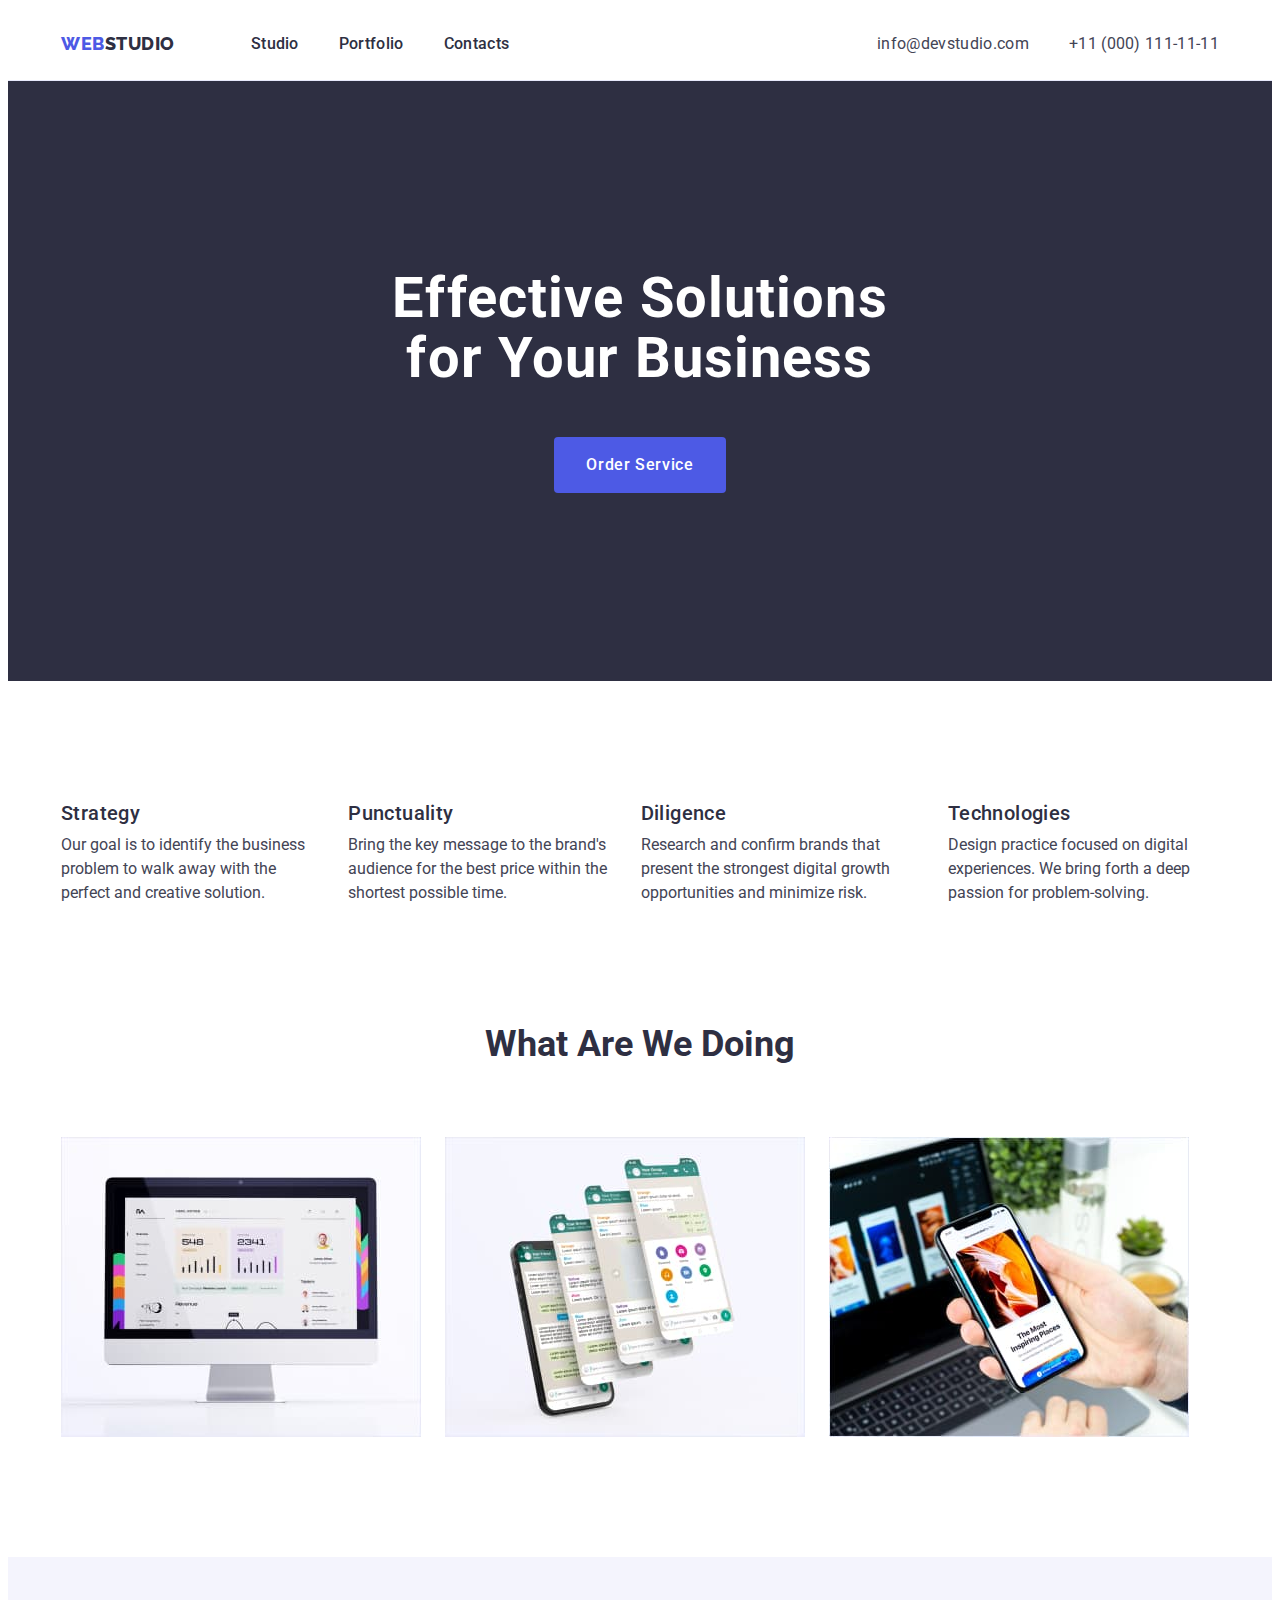
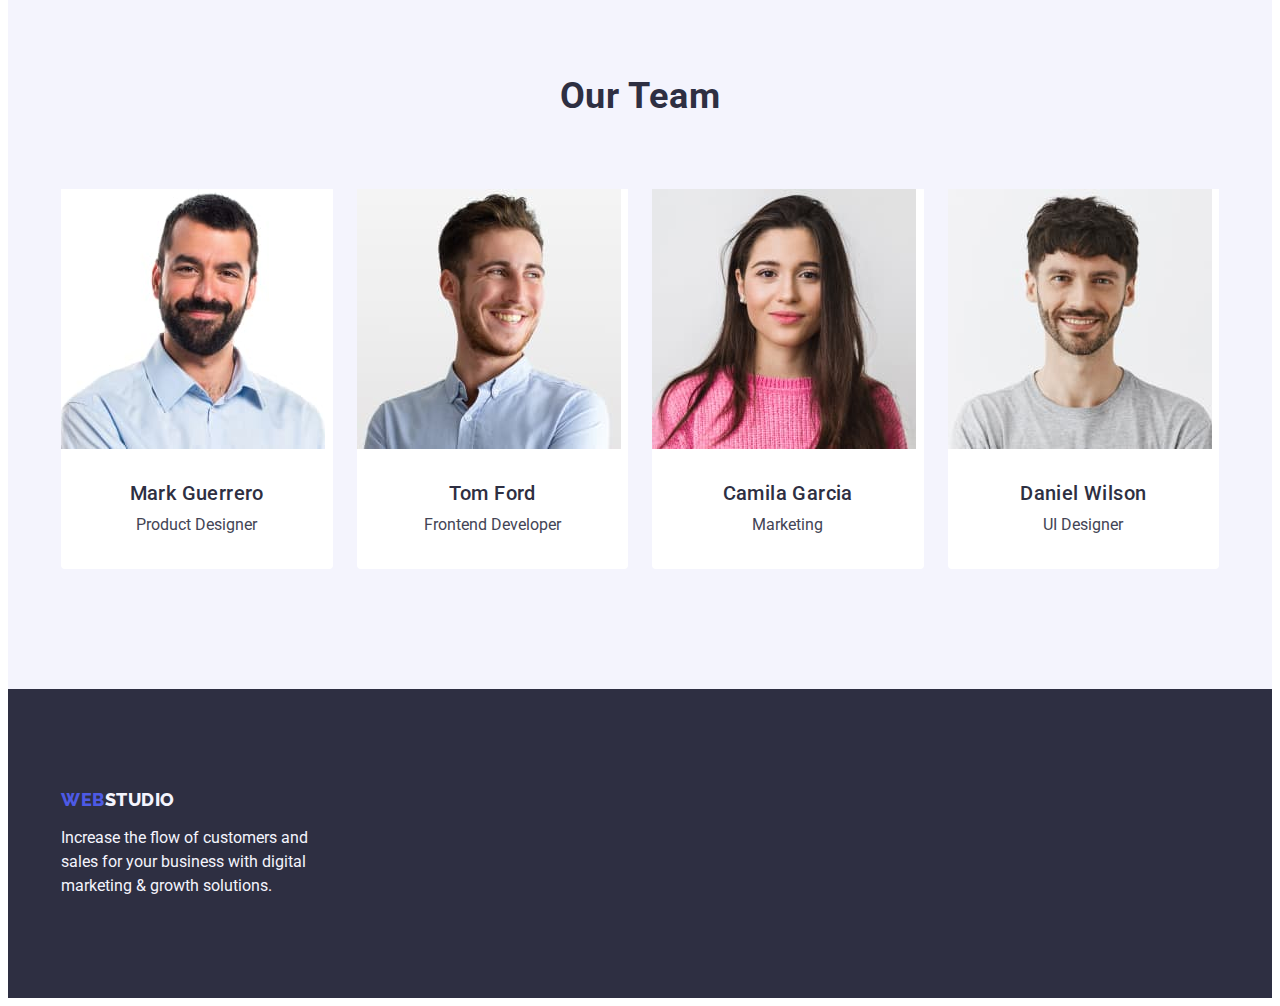
<file: index.html>
<!DOCTYPE html>
<html lang="en">
  <head>
    <meta charset="UTF-8" />
    <meta http-equiv="X-UA-Compatible" content="IE=edge" />
    <meta name="viewport" content="width=device-width, initial-scale=1.0" />

    <link
      href="https://fonts.googleapis.com/css2?family=Raleway:wght@800&family=Roboto:wght@400;500;700;900&display=swap"
      rel="stylesheet"
    />
    <link rel="preconnect" href="https://fonts.googleapis.com" />
    <link rel="preconnect" href="https://fonts.gstatic.com" crossorigin />
    <title>Studio</title>
    <link
      rel="stylesheet"
      href="https://cdnjs.cloudflare.com/ajax/libs/modern-normalize/2.0.0/modern-normalize.min.css"
      integrity="sha512-4xo8blKMVCiXpTaLzQSLSw3KFOVPWhm/TRtuPVc4WG6kUgjH6J03IBuG7JZPkcWMxJ5huwaBpOpnwYElP/m6wg=="
      crossorigin="anonymous"
      referrerpolicy="no-referrer"
    />
    <link rel="stylesheet" href="./css/styles.css" />
  </head>
  <body>
    <header class="header">
      <div class="container header-container">
        <nav class="navbar">
          <a class="logo link" href="./index.html"
            >Web<span class="logo-studio">Studio</span></a
          >
          <ul class="nav-links list">
            <li class="nav-item">
              <a class="nav-link link" href="./index.html">Studio</a>
            </li>
            <li class="nav-item">
              <a class="nav-link link" href="./portfolio.html">Portfolio</a>
            </li>
            <li class="nav-item">
              <a class="nav-link link" href="">Contacts</a>
            </li>
          </ul>
        </nav>
        <address class="contacts">
          <ul class="contacts-list list">
            <li class="contacts-item">
              <a class="contacts-link link" href="mailto:info@devstudio.com"
                >info@devstudio.com</a
              >
            </li>
            <li class="contacts-item">
              <a class="contacts-link link" href="tel:+110001111111"
                >+11 (000) 111-11-11</a
              >
            </li>
          </ul>
        </address>
      </div>
    </header>

    <main>
      <section class="hero">
        <div class="container hero-container">
          <h1 class="hero-title">Effective Solutions for Your Business</h1>
          <button class="button" type="button">Order Service</button>
        </div>
      </section>

      <section class="advantages section">
        <div class="advantages-container container">
          <h2 class="advantages-title visually-hidden">Our advantages</h2>
          <ul class="advantages-list list">
            <li class="advantages-item">
              <h3 class="advantages-item-title">Strategy</h3>
              <p class="advantages-item-text">
                Our goal is to identify the business problem to walk away with
                the perfect and creative solution.
              </p>
            </li>
            <li class="advantages-item">
              <h3 class="advantages-item-title">Punctuality</h3>
              <p class="advantages-item-text">
                Bring the key message to the brand's audience for the best price
                within the shortest possible time.
              </p>
            </li>
            <li class="advantages-item">
              <h3 class="advantages-item-title">Diligence</h3>
              <p class="advantages-item-text">
                Research and confirm brands that present the strongest digital
                growth opportunities and minimize risk.
              </p>
            </li>
            <li class="advantages-item">
              <h3 class="advantages-item-title">Technologies</h3>
              <p class="advantages-item-text">
                Design practice focused on digital experiences. We bring forth a
                deep passion for problem-solving.
              </p>
            </li>
          </ul>
        </div>
      </section>

      <section class="projects section">
        <div class="container projects-container">
          <h2 class="projects-title">What are we doing</h2>

          <ul class="images-list list">
            <li class="image-item">
              <img
                src="./images/Rectangle71.jpg"
                alt="Computer"
                width="360"
                height="300"
              />
            </li>
            <li class="image-item">
              <img
                src="./images/Rectangle72.jpg"
                alt="Phone"
                width="360"
                height="300"
              />
            </li>
            <li class="image-item">
              <img
                src="./images/img4.jpg"
                alt="Phone in hand"
                width="360"
                height="300"
              />
            </li>
          </ul>
        </div>
      </section>

      <section class="team section">
        <div class="container team-container">
          <h2 class="team-title">Our Team</h2>

          <ul class="team-list list">
            <li class="team-member">
              <img src="./images/img.jpg" alt="Mark" width="264" height="260" />
              <div class="person">
                <h3 class="team-member-name">Mark Guerrero</h3>
                <p class="team-member-role">Product Designer</p>
              </div>
            </li>
            <li class="team-member">
              <img src="./images/img1.jpg" alt="Tom" width="264" height="260" />
              <div class="person">
                <h3 class="team-member-name">Tom Ford</h3>
                <p class="team-member-role">Frontend Developer</p>
              </div>
            </li>
            <li class="team-member">
              <img
                src="./images/img2.jpg"
                alt="Girl"
                width="264"
                height="260"
              />
              <div class="person">
                <h3 class="team-member-name">Camila Garcia</h3>
                <p class="team-member-role">Marketing</p>
              </div>
            </li>
            <li class="team-member">
              <img
                src="./images/img3.jpg"
                alt="Daniel"
                width="264"
                height="260"
              />
              <div class="person">
                <h3 class="team-member-name">Daniel Wilson</h3>
                <p class="team-member-role">UI Designer</p>
              </div>
            </li>
          </ul>
        </div>
      </section>
    </main>

    <footer class="footer">
      <div class="footer-container container">
        <a class="logo link footer-logo" href="./index.html"
          >Web<span class="footer-logo-studio">Studio</span></a
        >
        <p class="footer-text">
          Increase the flow of customers and sales for your business with
          digital marketing & growth solutions.
        </p>
      </div>
    </footer>
  </body>
</html>
</file>
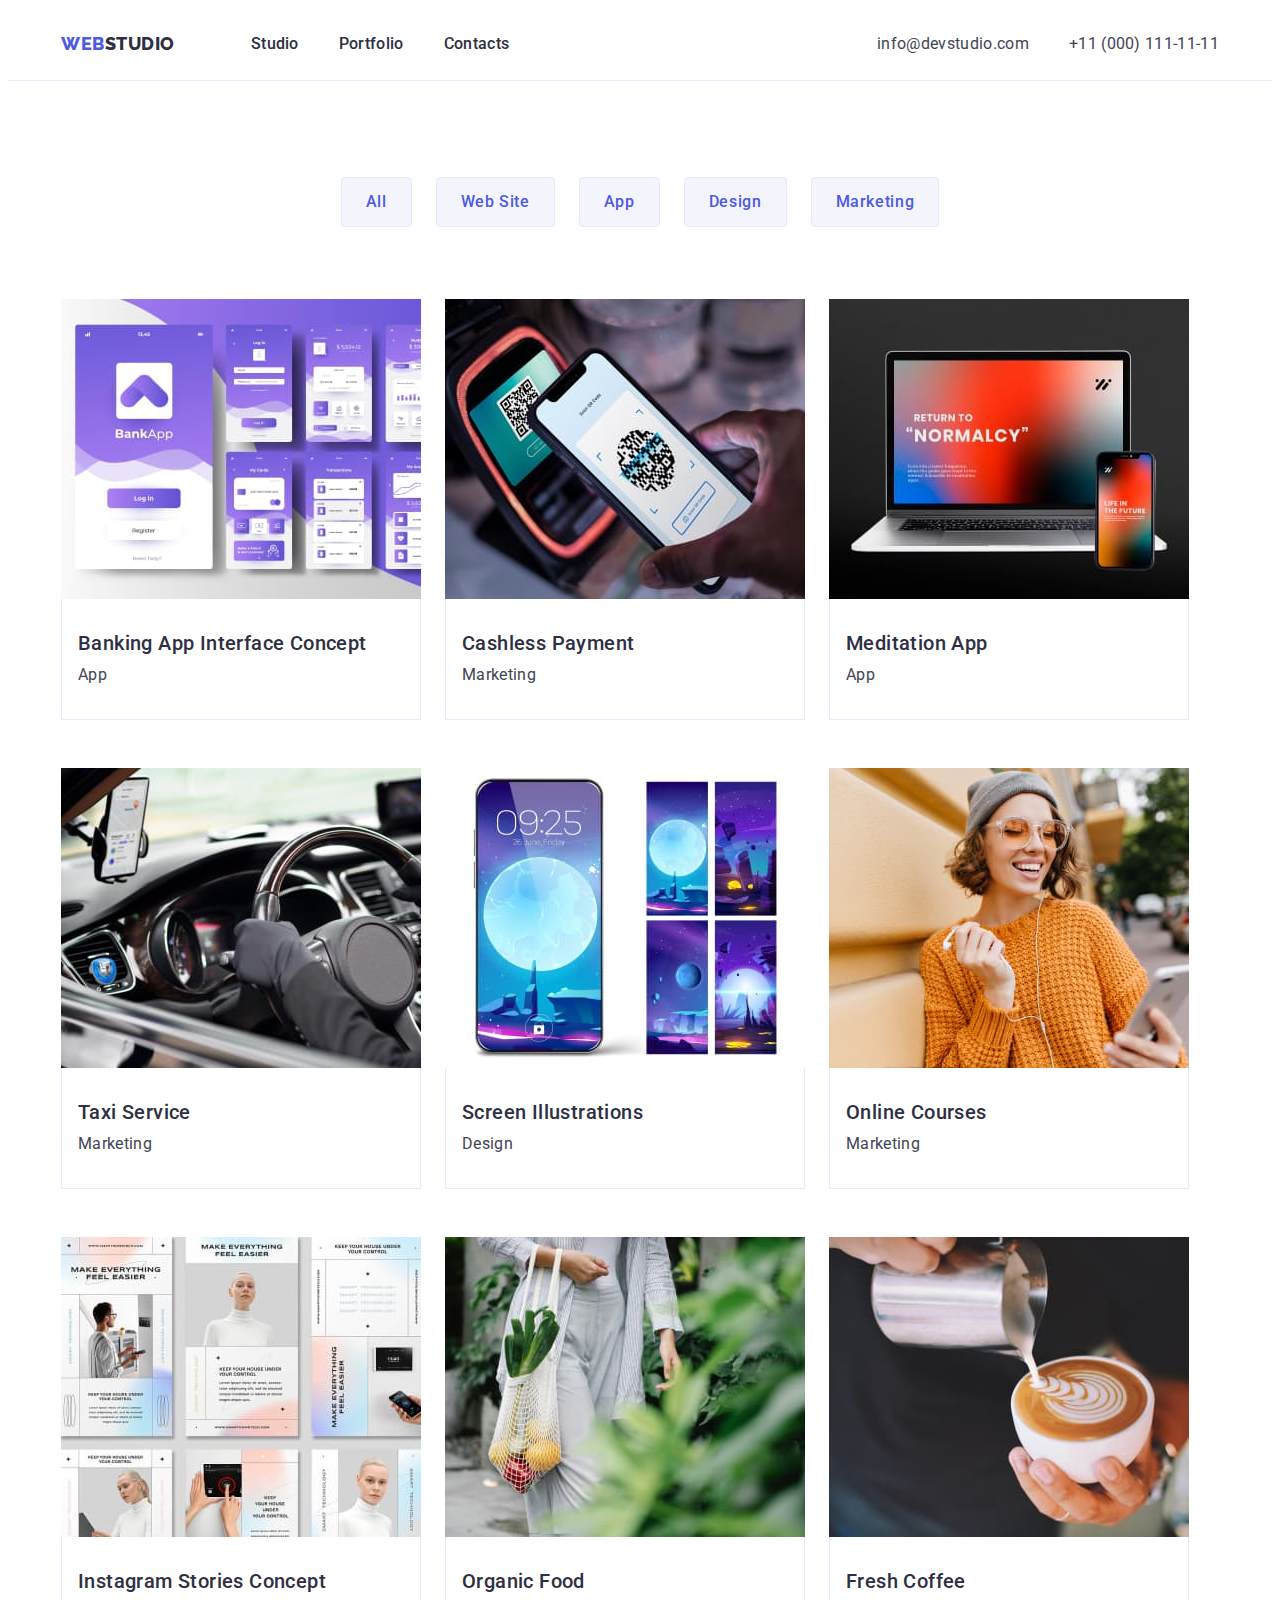
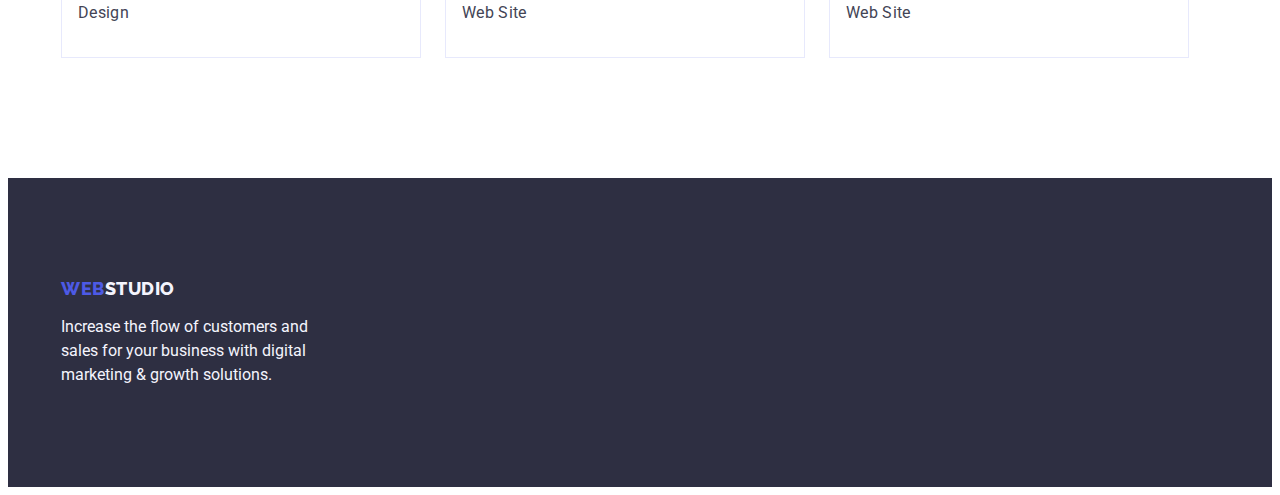
<file: portfolio.html>
<!DOCTYPE html>
<html lang="en">
  <head>
    <meta charset="UTF-8" />
    <meta http-equiv="X-UA-Compatible" content="IE=edge" />
    <meta name="viewport" content="width=device-width, initial-scale=1.0" />
    <link
      href="https://fonts.googleapis.com/css2?family=Raleway:wght@800&family=Roboto:wght@400;500;700;900&display=swap"
      rel="stylesheet"
    />
    <link rel="preconnect" href="https://fonts.googleapis.com" />
    <link rel="preconnect" href="https://fonts.gstatic.com" crossorigin />
    <title>Portfolio</title>
    <link
      rel="stylesheet"
      href="https://cdnjs.cloudflare.com/ajax/libs/modern-normalize/2.0.0/modern-normalize.min.css"
      integrity="sha512-4xo8blKMVCiXpTaLzQSLSw3KFOVPWhm/TRtuPVc4WG6kUgjH6J03IBuG7JZPkcWMxJ5huwaBpOpnwYElP/m6wg=="
      crossorigin="anonymous"
      referrerpolicy="no-referrer"
    />

    <link rel="stylesheet" href="./css/styles.css" />
  </head>
  <body>
    <header class="header">
      <div class="container header-container">
        <nav class="navbar">
          <a class="logo link" href="./index.html"
            >Web<span class="logo-studio">Studio</span></a
          >
          <ul class="nav-links list">
            <li class="nav-item">
              <a class="nav-link link" href="./index.html">Studio</a>
            </li>
            <li class="nav-item">
              <a class="nav-link link" href="./portfolio.html">Portfolio</a>
            </li>
            <li class="nav-item">
              <a class="nav-link link" href="">Contacts</a>
            </li>
          </ul>
        </nav>
        <address class="contacts">
          <ul class="contacts-list list">
            <li class="contacts-item">
              <a class="contacts-link link" href="mailto:info@devstudio.com"
                >info@devstudio.com</a
              >
            </li>
            <li class="contacts-item">
              <a class="contacts-link link" href="tel:+110001111111"
                >+11 (000) 111-11-11</a
              >
            </li>
          </ul>
        </address>
      </div>
    </header>
    <main>
      <!-- Секція 1 Кнопки      -->
      <section class="button-section">
        <div class="container">
          <h1 class="filter-title visually-hidden">Filter</h1>

          <ul class="button-list list">
            <li><button class="button-item" type="button">All</button></li>
            <li>
              <button class="button-item" type="button">Web Site</button>
            </li>
            <li><button class="button-item" type="button">App</button></li>
            <li><button class="button-item" type="button">Design</button></li>
            <li>
              <button class="button-item" type="button">Marketing</button>
            </li>
          </ul>

          <ul class="services-list list">
            <li class="services-item">
              <a class="services-link link" href="">
                <img
                  src="./images/banking-up.jpg"
                  alt="Bank application page is open"
                  width="360"
                  height="300"
                />
                <div class="services-name">
                  <h2 class="services-title">Banking App Interface Concept</h2>
                  <p class="services-category">App</p>
                </div>
              </a>
            </li>
            <li class="services-item">
              <a class="services-link link" href="">
                <img
                  src="./images/payment.jpg"
                  alt="Payment is made by phone via qr code"
                  width="360"
                  height="300"
                />
                <div class="services-name">
                  <h2 class="services-title">Cashless Payment</h2>
                  <p class="services-category">Marketing</p>
                </div>
              </a>
            </li>
            <li class="services-item">
              <a class="services-link link" href="">
                <img
                  src="./images/meditation.jpg"
                  alt="Open web page on a newbook and a phone with an application"
                  width="360"
                  height="300"
                />
                <div class="services-name">
                  <h2 class="services-title">Meditation App</h2>
                  <p class="services-category">App</p>
                </div>
              </a>
            </li>

            <li class="services-item">
              <a class="services-link link" href="">
                <img
                  src="./images/taxi.jpg"
                  alt="The taxi driver is using GPS navigation on a smartphone in the car"
                  width="360"
                  height="300"
                />
                <div class="services-name">
                  <h2 class="services-title">Taxi Service</h2>
                  <p class="services-category">Marketing</p>
                </div>
              </a>
            </li>
            <li class="services-item">
              <a class="services-link link" href="">
                <img
                  src="./images/screen-illustrations.jpg"
                  alt="Gallery of screen illustrations for the phone"
                  width="360"
                  height="300"
                />
                <div class="services-name">
                  <h2 class="services-title">Screen Illustrations</h2>
                  <p class="services-category">Design</p>
                </div>
              </a>
            </li>
            <li class="services-item">
              <a class="services-link link" href="">
                <img
                  src="./images/online-courses.jpg"
                  alt="Happy girl in headphones and holding a phone"
                  width="360"
                  height="300"
                />
                <div class="services-name">
                  <h2 class="services-title">Online Courses</h2>
                  <p class="services-category">Marketing</p>
                </div>
              </a>
            </li>

            <li class="services-item">
              <a class="services-link link" href="">
                <img
                  src="./images/instagram-stories.jpg"
                  alt="Collage of design options for Instagram stories"
                  width="360"
                  height="300"
                />
                <div class="services-name">
                  <h2 class="services-title">Instagram Stories Concept</h2>
                  <p class="services-category">Design</p>
                </div>
              </a>
            </li>
            <li class="services-item">
              <a class="services-link link" href="">
                <img
                  src="./images/organic-food.jpg"
                  alt="A woman carries a bag of organic food"
                  width="360"
                  height="300"
                />
                <div class="services-name">
                  <h2 class="services-title">Organic Food</h2>
                  <p class="services-category">Web Site</p>
                </div>
              </a>
            </li>
            <li class="services-item">
              <a class="services-link link" href="">
                <img
                  src="./images/fresh-coffee.jpg"
                  alt="Creating a picture with foam on a mug with coffee"
                  width="360"
                  height="300"
                />
                <div class="services-name">
                  <h2 class="services-title">Fresh Coffee</h2>
                  <p class="services-category">Web Site</p>
                </div>
              </a>
            </li>
          </ul>
        </div>
      </section>
    </main>
    <footer class="footer">
      <div class="footer-container container">
        <a class="logo link footer-logo" href="./index.html"
          >Web<span class="footer-logo-studio">Studio</span></a
        >
        <p class="footer-text">
          Increase the flow of customers and sales for your business with
          digital marketing & growth solutions.
        </p>
      </div>
    </footer>
  </body>
</html>
</file>
<file: css/styles.css>
:root {
  --body-text-color: #434455;
  --primary-brand-color: #4d5ae5;
  --dark-color: #2e2f42;
  --white-background: #ffffff;
  --light: #f4f4fd;
  --accent: #e7e9fc;
  --pressed-state: #404bbf;
}

body {
  font-family: 'Roboto', sans-serif;
  color: var(--body-text-color);
  background: var(--white-background);
}

p,
h1,
h2,
h3,
h4,
h5,
h6 {
  margin: 0;
}

.container {
  width: 100%;
  max-width: 1158px;
  padding: 0 15px;
  margin: 0 auto;
}

/*--------------------------HEADER------------------------*/

.section {
  padding-bottom: 120px;
}
.hero-container {
}
.header {
  border-bottom: 1px solid #e7e9fc;
}

.list {
  list-style: none;
  padding-left: 0;
  margin: 0;
}

.link {
  text-decoration: none;
}
img {
  display: block;
}
.header-container {
  display: flex;
  align-items: center;
}

.navbar {
  display: flex;
  align-items: center;
}

.logo {
  font-family: 'Raleway', sans-serif;
  font-weight: 800;
  font-size: 18px;
  line-height: 1.17;
  letter-spacing: 0.03em;
  text-transform: uppercase;
  color: var(--primary-brand-color);
  margin-right: 76px;
}

.logo-studio {
  color: var(--dark-color);
}

.nav-links {
  display: flex;
  gap: 40px;
}

.nav-item {
}
.nav-link {
  font-weight: 500;
  line-height: 1.5;
  letter-spacing: 0.02em;
  color: var(--dark-color);
  display: block;
  padding: 24px 0;
}
.nav-link:hover,
.nav-link:focus {
  color: var(--pressed-state);
}

/*-------------------------ADRESS------------------------*/
.contacts {
  font-style: normal;
  margin-left: auto;
}
.contacts-list {
  display: flex;
  gap: 40px;
}
.contacts-item {
}
.contacts-link {
  line-height: 1.5;
  color: var(--body-text-color);
  letter-spacing: 0.02em;
}

.contacts-link:hover,
.contacts-link:focus {
  color: var(--pressed-state);
}

/*-------------------------SECTION 1------------------------*/
.hero-container {
  background: var(--dark-color);
}

.hero {
  background: var(--dark-color);
  padding-top: 188px;
  padding-bottom: 188px;
}
.hero-title {
  font-size: 56px;
  line-height: 1.07;
  text-align: center;
  letter-spacing: 0.02em;
  color: var(--white-background);
  display: block;
  max-width: 496px;
  margin: 0 auto;
  margin-bottom: 48px;
}
.button {
  font-family: 'Roboto', sans-serif;
  color: var(--white-background);
  line-height: 1.5;
  background: var(--primary-brand-color);
  font-weight: 500;
  font-size: 16px;
  cursor: pointer;
  letter-spacing: 0.04em;
  display: block;
  margin: 0 auto;
  padding: 16px 32px;
  border-radius: 4px;
  min-width: 169px;
  height: 56px;
  border: none;
}
.button:hover,
.button:focus {
  background-color: var(--pressed-state);
}

/*-------------------------SECTION 2-----------------------*/
.advantages {
  padding-top: 120px;
}
.advantages-title {
  font-size: 36px;
  line-height: 1.11;
  text-transform: capitalize;
  color: var(--dark-color);
}

.visually-hidden {
  position: absolute;
  width: 1px;
  height: 1px;
  margin: -1px;
  border: 0;
  padding: 0;
  white-space: nowrap;
  clip-path: inset(100%);
  clip: rect(0 0 0 0);
  overflow: hidden;
}

.advantages-container {
}

.advantages-list {
  display: flex;
  gap: 24px;
  width: calc((100% - 72) / 4);
}
.advantages-item {
  width: calc((100%-72px) / 4);
}
.advantages-item-title {
  font-weight: 500;
  font-size: 20px;
  line-height: 1.2;
  letter-spacing: 0.02em;
  color: var(--dark-color);
  margin-bottom: 8px;
}
.advantages-item-text {
  line-height: 1.5;
}

/*-------------------------SECTION 3-----------------------*/
.projects-container {
}
.projects {
  padding-bottom: 120px;
}
.projects-title {
  font-size: 36px;
  line-height: 1.11;
  text-align: center;
  text-transform: capitalize;
  color: var(--dark-color);
  margin-bottom: 72px;
}
.images-list {
  display: flex;
  gap: 24px;
}
.image-item {
  max-width: 100%;
}

/*-------------------------SECTION 4-----------------------*/
.team {
  background: var(--light);
  padding: 120px 0;
}

.team-container {
}
.team-title {
  font-size: 36px;
  line-height: 1.11;
  text-align: center;
  letter-spacing: 0.02em;
  text-transform: capitalize;
  color: var(--dark-color);
  margin-bottom: 72px;
}

.team-list {
  display: flex;
  gap: 24px;
}
.person {
  padding: 32px 16px;
  text-align: center;
}
.team-member {
  background: var(--white-background);
  width: calc((100% - 72px) / 4);
  border-radius: 0px 0px 4px 4px;
}

.team-member-name {
  color: var(--dark-color);
  letter-spacing: 0.02em;
  font-weight: 500;
  font-size: 20px;
  line-height: 1.2;

  margin-bottom: 8px;
}
.team-member-role {
  line-height: 1.5;
}

/*-------------------------FOOTER------------------------*/
.footer {
  background: var(--dark-color);
  padding: 100px 0;
}
.footer-text {
  line-height: 1.5;
  color: var(--light);
  max-width: 264px;
}
.footer-logo {
  display: inline-block;
  margin-bottom: 16px;
}
.footer-logo-studio {
  color: var(--light);
  display: inline-block;
}
/*===================================PORTFOLIO======================================*/
.button-section {
  padding-top: 96px;
  padding-bottom: 120px;
}
.button-container {
}

.filter-title {
}
.button-list {
  display: flex;
  justify-content: center;
  gap: 24px;
  margin-bottom: 72px;
}
.button-item {
  font-family: 'Roboto', sans-serif;
  color: var(--primary-brand-color);
  line-height: 1.5;
  background: var(--light);
  font-weight: 500;
  font-size: 16px;
  cursor: pointer;
  border: 1px solid var(--accent);
  letter-spacing: 0.04em;
  padding: 12px 24px;
  border-radius: 4px;
}
.button-item:hover,
.button-item:focus {
  background-color: var(--pressed-state);
  color: var(--white-background);
  border: 1px solid transparent;
}
.services-list {
  display: flex;
  flex-wrap: wrap;
  row-gap: 48px;
  column-gap: 24px;
  width: calc((100% - 48 px) / 3);
  margin: 0;
}
.services-item {
}
.services-category {
}
.services-title {
  font-weight: 500;
  font-size: 20px;
  line-height: 1.2;
  color: var(--dark-color);
  letter-spacing: 0.02em;
  margin-bottom: 8px;
}

.services-category {
  line-height: 1.5;

  color: var(--body-text-color);
  letter-spacing: 0.02em;
}
.services-name {
  padding: 32px 16px;
  border-right: 1px solid #e7e9fc;
  border-bottom: 1px solid #e7e9fc;
  border-left: 1px solid #e7e9fc;
}
</file>
